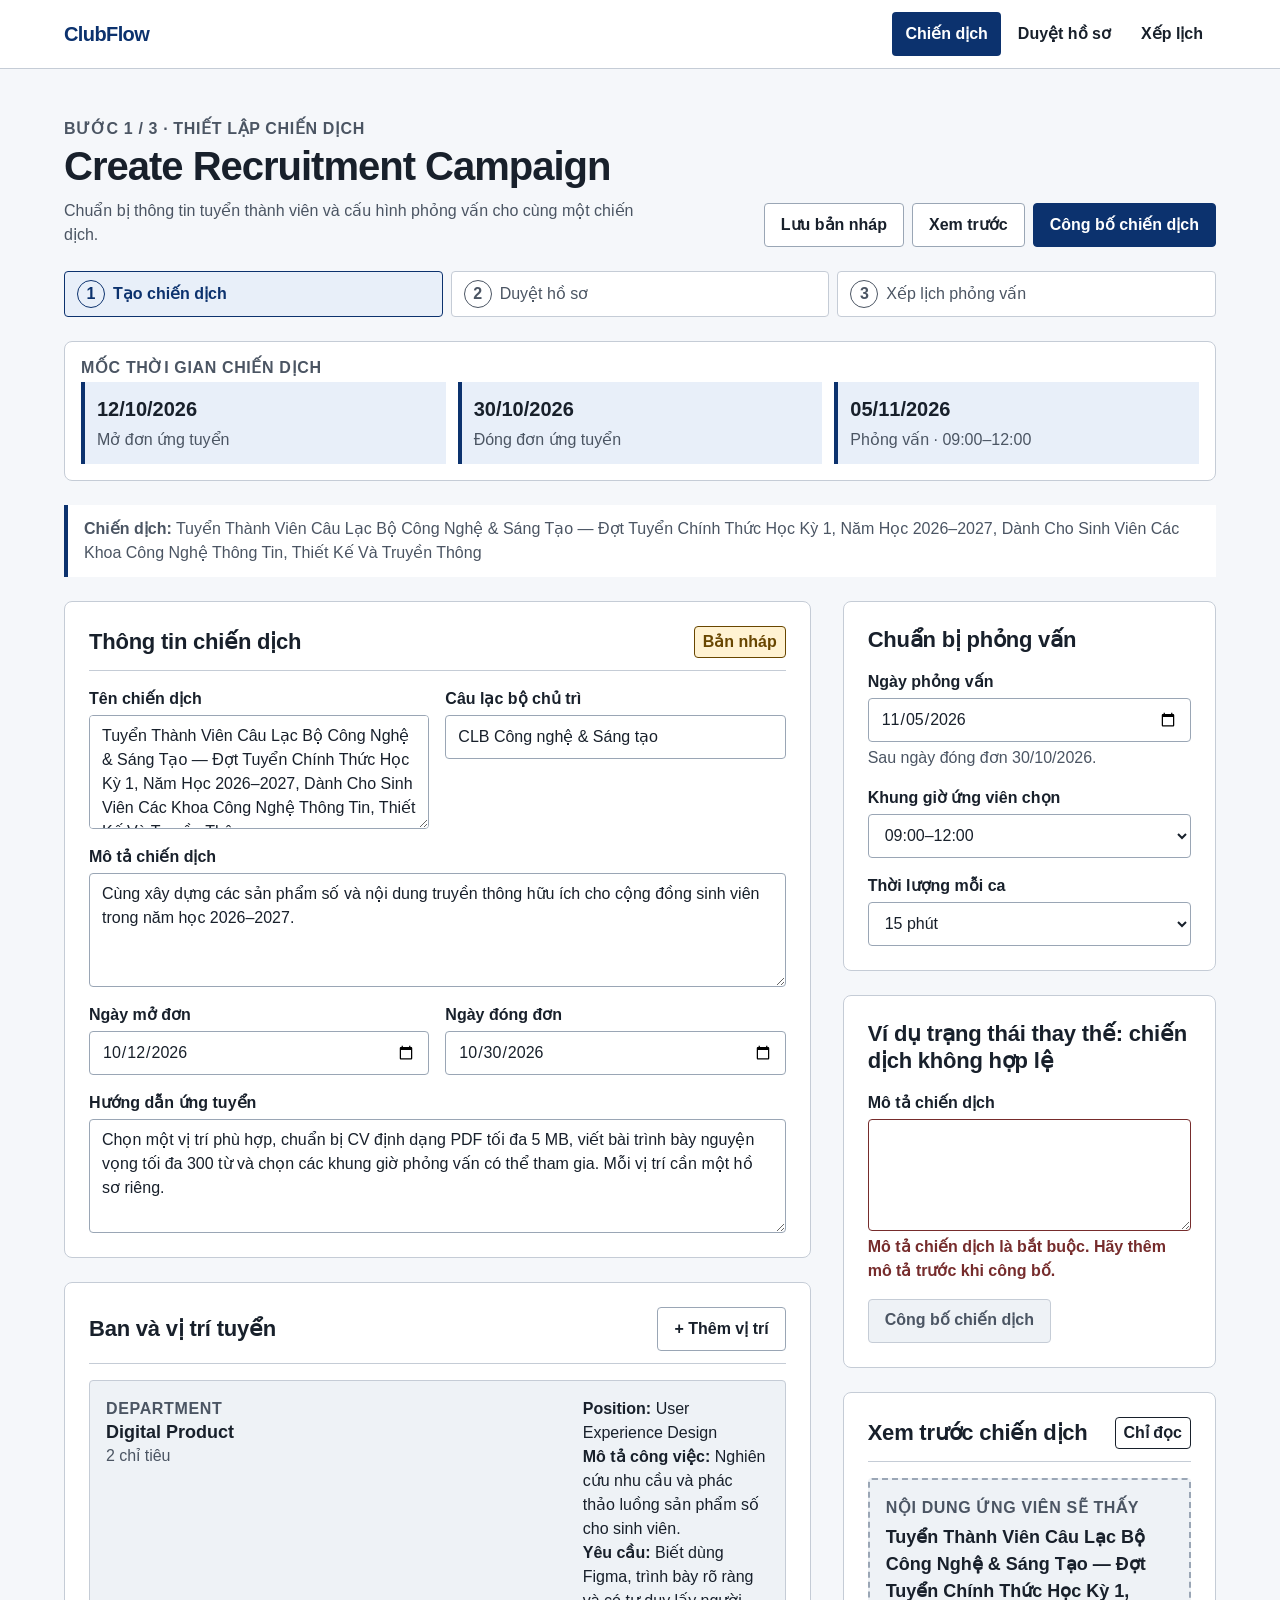
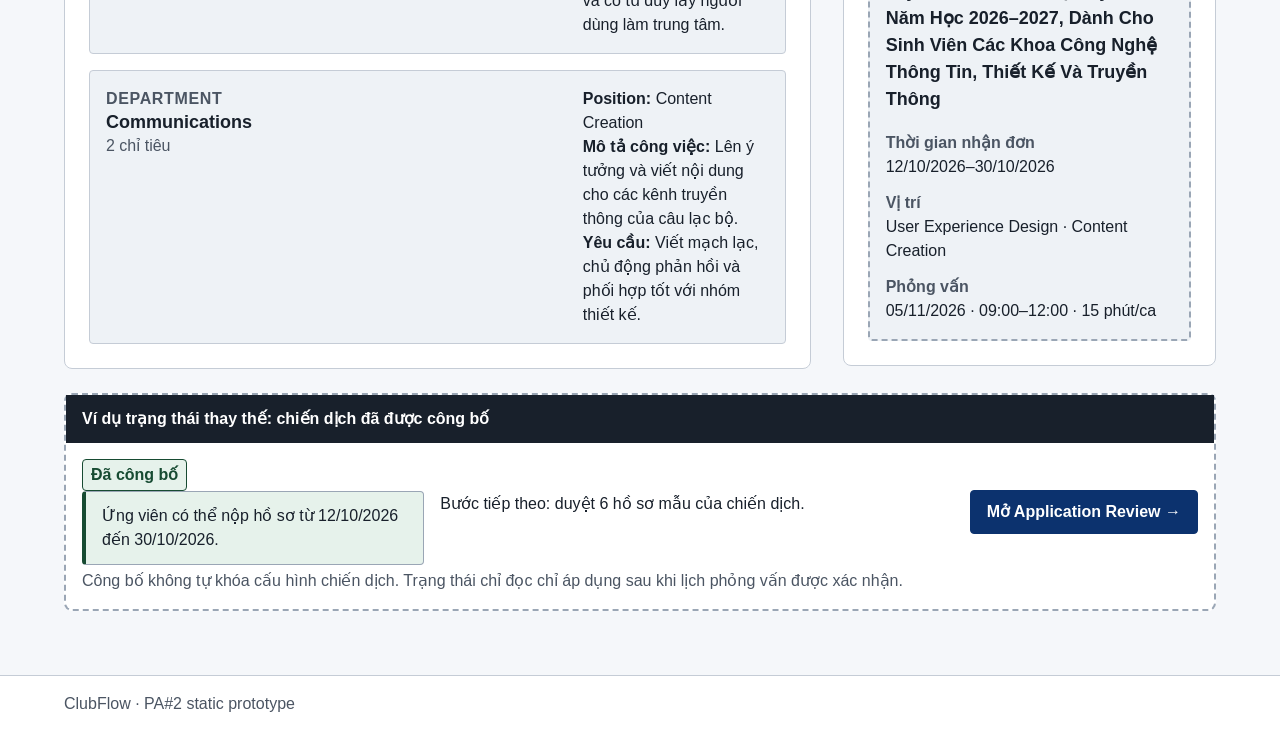
<file: index.html>
<!DOCTYPE html>
<html lang="vi">
  <head>
    <meta charset="UTF-8">
    <meta name="viewport" content="width=device-width, initial-scale=1.0">
    <title>Create Recruitment Campaign | ClubFlow</title>
    <link rel="stylesheet" href="assets/css/styles.css">
  </head>
  <body>
    <header class="site-header">
      <div class="container">
        <p class="site-name">ClubFlow</p>
        <nav aria-label="Điều hướng chính">
          <ul class="site-nav">
            <li><a href="index.html" aria-current="page">Chiến dịch</a></li>
            <li><a href="review.html">Duyệt hồ sơ</a></li>
            <li><a href="scheduling.html">Xếp lịch</a></li>
          </ul>
        </nav>
      </div>
    </header>

    <main class="container">
      <div class="page-heading">
        <div>
          <p class="eyebrow">Bước 1 / 3 · Thiết lập chiến dịch</p>
          <h1>Create Recruitment Campaign</h1>
          <p>Chuẩn bị thông tin tuyển thành viên và cấu hình phỏng vấn cho cùng một chiến dịch.</p>
        </div>
        <div class="button-row" role="group" aria-label="Thao tác chiến dịch">
          <button class="button button--secondary" type="button">Lưu bản nháp</button>
          <button class="button button--secondary" type="button">Xem trước</button>
          <button class="button" type="button">Công bố chiến dịch</button>
        </div>
      </div>

      <ol class="flow-steps" aria-label="Tiến trình tuyển thành viên">
        <li class="flow-step" aria-current="step"><span class="flow-step-number">1</span> Tạo chiến dịch</li>
        <li class="flow-step"><span class="flow-step-number">2</span> Duyệt hồ sơ</li>
        <li class="flow-step"><span class="flow-step-number">3</span> Xếp lịch phỏng vấn</li>
      </ol>

      <section class="timeline" aria-labelledby="campaign-timeline-title">
        <h2 id="campaign-timeline-title" class="section-kicker">Mốc thời gian chiến dịch</h2>
        <div class="timeline-grid">
          <div class="timeline-item">
            <strong>12/10/2026</strong>
            <span>Mở đơn ứng tuyển</span>
          </div>
          <div class="timeline-item">
            <strong>30/10/2026</strong>
            <span>Đóng đơn ứng tuyển</span>
          </div>
          <div class="timeline-item">
            <strong>05/11/2026</strong>
            <span>Phỏng vấn · 09:00–12:00</span>
          </div>
        </div>
      </section>

      <p class="campaign-context"><strong>Chiến dịch:</strong> Tuyển Thành Viên Câu Lạc Bộ Công Nghệ &amp; Sáng Tạo — Đợt Tuyển Chính Thức Học Kỳ 1, Năm Học 2026–2027, Dành Cho Sinh Viên Các Khoa Công Nghệ Thông Tin, Thiết Kế Và Truyền Thông</p>

      <div class="campaign-layout">
        <div class="stack stack--roomy">
          <section class="card" aria-labelledby="campaign-info-title">
            <div class="card-heading">
              <h2 id="campaign-info-title">Thông tin chiến dịch</h2>
              <span class="status-badge status-badge--pending">Bản nháp</span>
            </div>
            <div class="stack">
              <div class="field-grid">
                <div class="field">
                  <label for="campaign-name">Tên chiến dịch</label>
                  <textarea id="campaign-name" name="campaign-name" rows="4">Tuyển Thành Viên Câu Lạc Bộ Công Nghệ &amp; Sáng Tạo — Đợt Tuyển Chính Thức Học Kỳ 1, Năm Học 2026–2027, Dành Cho Sinh Viên Các Khoa Công Nghệ Thông Tin, Thiết Kế Và Truyền Thông</textarea>
                </div>
                <div class="field">
                  <label for="host-club">Câu lạc bộ chủ trì</label>
                  <input id="host-club" name="host-club" value="CLB Công nghệ &amp; Sáng tạo">
                </div>
              </div>
              <div class="field">
                <label for="campaign-description">Mô tả chiến dịch</label>
                <textarea id="campaign-description" name="campaign-description" rows="4">Cùng xây dựng các sản phẩm số và nội dung truyền thông hữu ích cho cộng đồng sinh viên trong năm học 2026–2027.</textarea>
              </div>
              <div class="field-grid">
                <div class="field">
                  <label for="opening-date">Ngày mở đơn</label>
                  <input id="opening-date" name="opening-date" type="date" value="2026-10-12">
                </div>
                <div class="field">
                  <label for="closing-date">Ngày đóng đơn</label>
                  <input id="closing-date" name="closing-date" type="date" value="2026-10-30">
                </div>
              </div>
              <div class="field">
                <label for="application-instructions">Hướng dẫn ứng tuyển</label>
                <textarea id="application-instructions" name="application-instructions" rows="4">Chọn một vị trí phù hợp, chuẩn bị CV định dạng PDF tối đa 5 MB, viết bài trình bày nguyện vọng tối đa 300 từ và chọn các khung giờ phỏng vấn có thể tham gia. Mỗi vị trí cần một hồ sơ riêng.</textarea>
              </div>
            </div>
          </section>

          <section class="card" aria-labelledby="positions-title">
            <div class="card-heading">
              <h2 id="positions-title">Ban và vị trí tuyển</h2>
              <button class="button button--secondary" type="button">+ Thêm vị trí</button>
            </div>
            <div class="stack">
              <article class="position-card">
                <div>
                  <p class="section-kicker">Department</p>
                  <h3>Digital Product</h3>
                  <p class="position-meta">2 chỉ tiêu</p>
                </div>
                <div>
                  <p><strong>Position:</strong> User Experience Design</p>
                  <p><strong>Mô tả công việc:</strong> Nghiên cứu nhu cầu và phác thảo luồng sản phẩm số cho sinh viên.</p>
                  <p><strong>Yêu cầu:</strong> Biết dùng Figma, trình bày rõ ràng và có tư duy lấy người dùng làm trung tâm.</p>
                </div>
              </article>
              <article class="position-card">
                <div>
                  <p class="section-kicker">Department</p>
                  <h3>Communications</h3>
                  <p class="position-meta">2 chỉ tiêu</p>
                </div>
                <div>
                  <p><strong>Position:</strong> Content Creation</p>
                  <p><strong>Mô tả công việc:</strong> Lên ý tưởng và viết nội dung cho các kênh truyền thông của câu lạc bộ.</p>
                  <p><strong>Yêu cầu:</strong> Viết mạch lạc, chủ động phản hồi và phối hợp tốt với nhóm thiết kế.</p>
                </div>
              </article>
            </div>
          </section>
        </div>

        <aside class="stack stack--roomy" aria-label="Chuẩn bị và xem trước chiến dịch">
          <section class="card" aria-labelledby="interview-setup-title">
            <h2 id="interview-setup-title">Chuẩn bị phỏng vấn</h2>
            <div class="stack">
              <div class="field">
                <label for="interview-date">Ngày phỏng vấn</label>
                <input id="interview-date" name="interview-date" type="date" value="2026-11-05">
                <p class="field-hint">Sau ngày đóng đơn 30/10/2026.</p>
              </div>
              <div class="field">
                <label for="interview-window">Khung giờ ứng viên chọn</label>
                <select id="interview-window" name="interview-window">
                  <option selected>09:00–12:00</option>
                  <option>13:00–17:00</option>
                </select>
              </div>
              <div class="field">
                <label for="slot-duration">Thời lượng mỗi ca</label>
                <select id="slot-duration" name="slot-duration">
                  <option selected>15 phút</option>
                  <option>20 phút</option>
                  <option>30 phút</option>
                </select>
              </div>
            </div>
          </section>

          <section class="card" aria-labelledby="validation-example-title">
            <h2 id="validation-example-title">Ví dụ trạng thái thay thế: chiến dịch không hợp lệ</h2>
            <div class="stack">
              <div class="field">
                <label for="invalid-campaign-description">Mô tả chiến dịch</label>
                <textarea id="invalid-campaign-description" name="invalid-campaign-description" rows="3" aria-invalid="true" aria-describedby="invalid-campaign-description-error"></textarea>
                <p class="field-error" id="invalid-campaign-description-error">Mô tả chiến dịch là bắt buộc. Hãy thêm mô tả trước khi công bố.</p>
              </div>
              <div class="button-row">
                <button class="button" id="invalid-campaign-publish" type="button" disabled aria-describedby="invalid-campaign-description-error">Công bố chiến dịch</button>
              </div>
            </div>
          </section>

          <section class="card" aria-labelledby="campaign-preview-title">
            <div class="card-heading">
              <h2 id="campaign-preview-title">Xem trước chiến dịch</h2>
              <span class="status-badge">Chỉ đọc</span>
            </div>
            <div class="preview-panel">
              <p class="section-kicker">Nội dung ứng viên sẽ thấy</p>
              <p class="preview-title">Tuyển Thành Viên Câu Lạc Bộ Công Nghệ &amp; Sáng Tạo — Đợt Tuyển Chính Thức Học Kỳ 1, Năm Học 2026–2027, Dành Cho Sinh Viên Các Khoa Công Nghệ Thông Tin, Thiết Kế Và Truyền Thông</p>
              <dl class="summary-list">
                <div><dt>Thời gian nhận đơn</dt><dd>12/10/2026–30/10/2026</dd></div>
                <div><dt>Vị trí</dt><dd>User Experience Design · Content Creation</dd></div>
                <div><dt>Phỏng vấn</dt><dd>05/11/2026 · 09:00–12:00 · 15 phút/ca</dd></div>
              </dl>
            </div>
          </section>
        </aside>
      </div>

      <details class="state-example" open>
        <summary>Ví dụ trạng thái thay thế: chiến dịch đã được công bố</summary>
        <div class="state-example-body">
          <div class="published-grid">
            <div>
              <span class="status-badge status-badge--confirmed">Đã công bố</span>
              <p class="alert alert--success">Ứng viên có thể nộp hồ sơ từ 12/10/2026 đến 30/10/2026.</p>
            </div>
            <p>Bước tiếp theo: duyệt 6 hồ sơ mẫu của chiến dịch.</p>
            <a class="button" href="review.html">Mở Application Review →</a>
          </div>
          <p class="field-hint">Công bố không tự khóa cấu hình chiến dịch. Trạng thái chỉ đọc chỉ áp dụng sau khi lịch phỏng vấn được xác nhận.</p>
        </div>
      </details>
    </main>

    <footer class="site-footer">
      <div class="container">ClubFlow · PA#2 static prototype</div>
    </footer>
  </body>
</html>
</file>
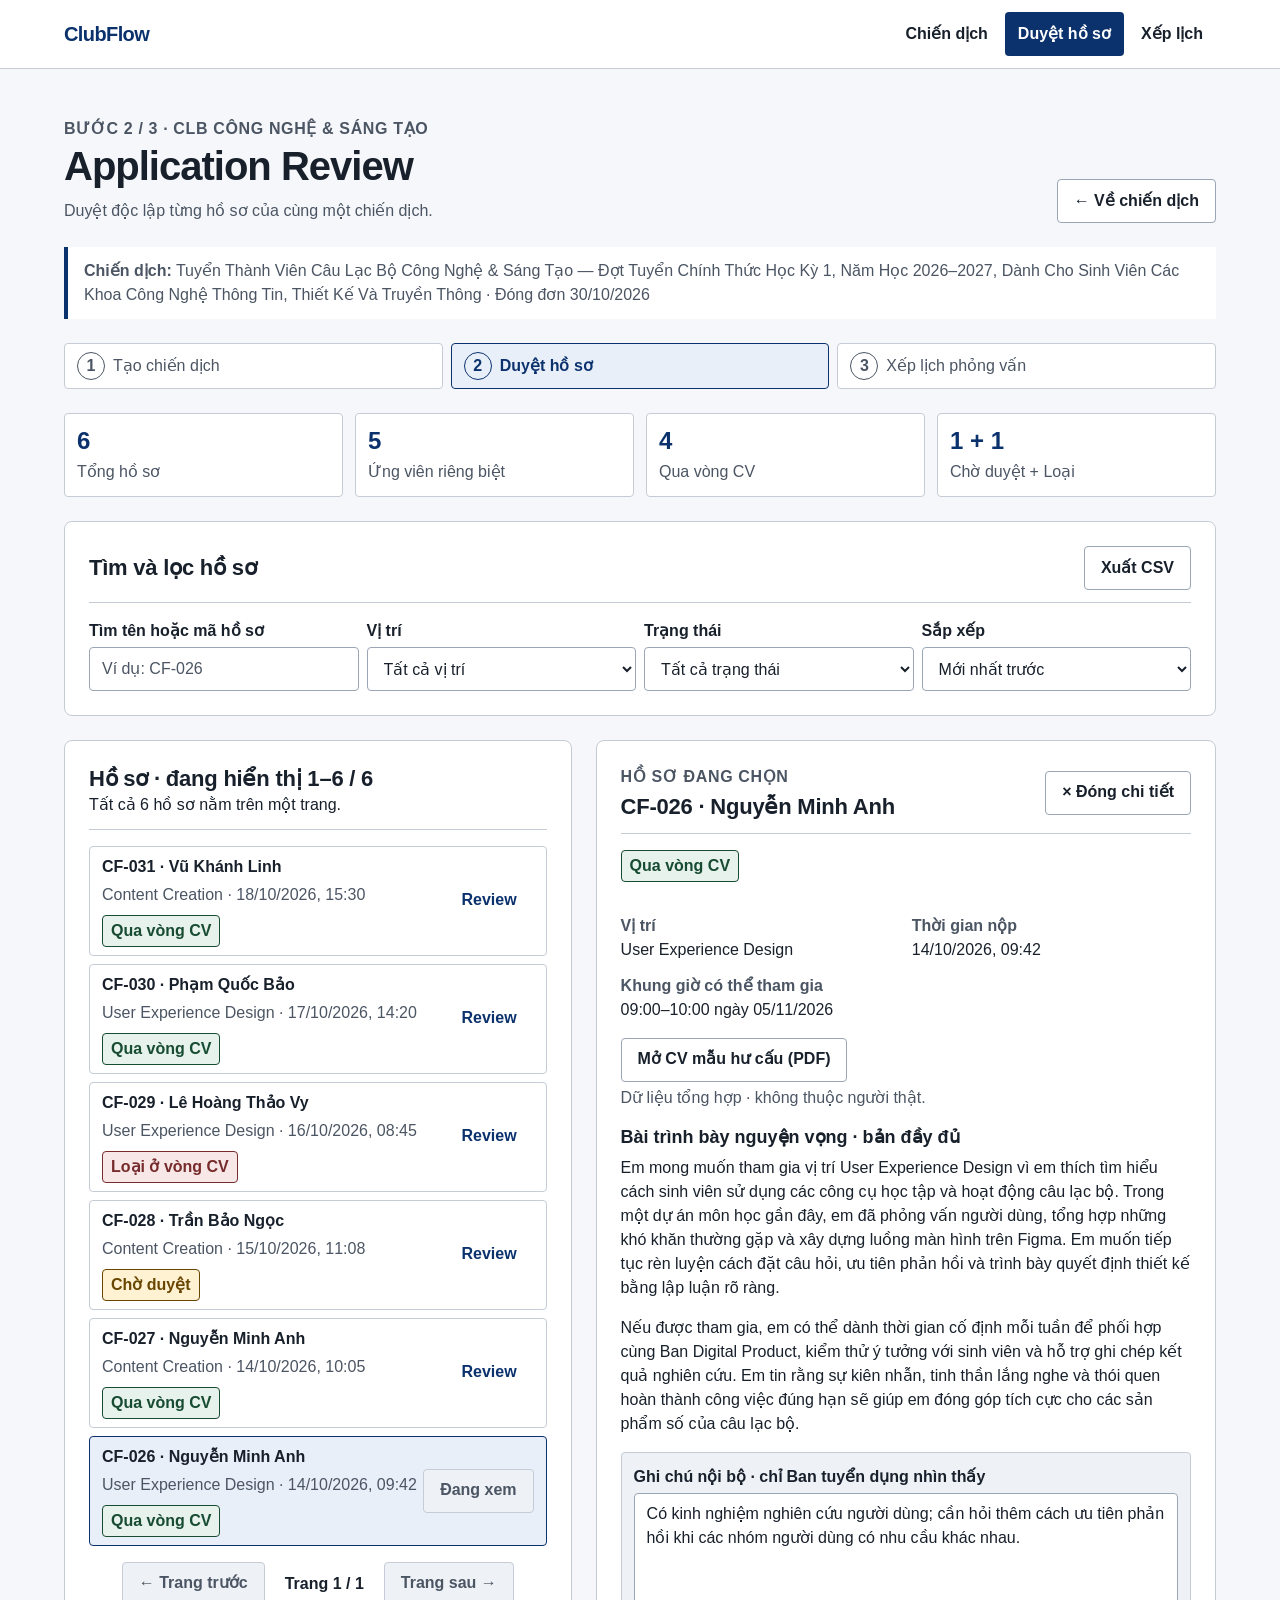
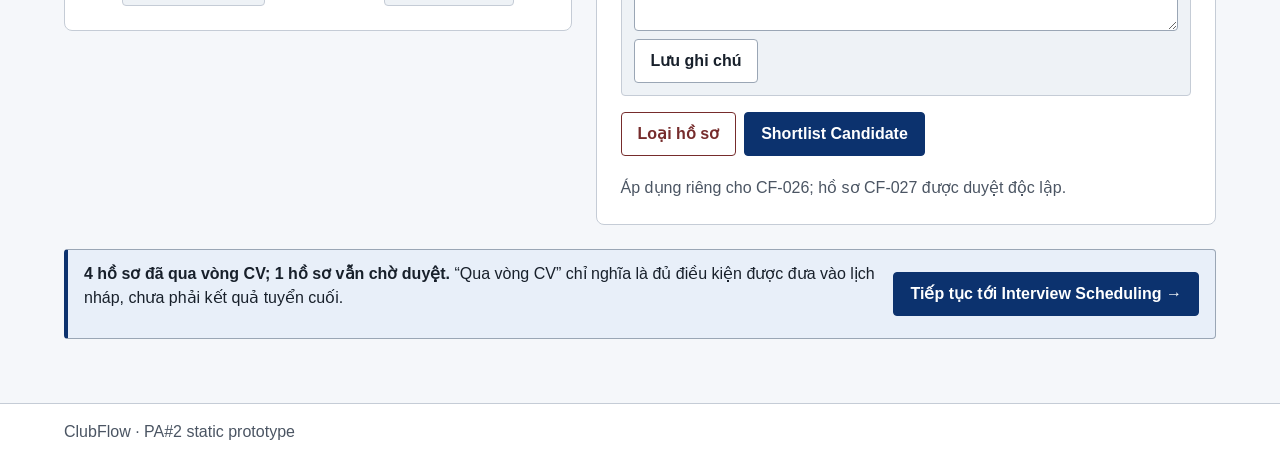
<file: review.html>
<!DOCTYPE html>
<html lang="vi">
  <head>
    <meta charset="UTF-8">
    <meta name="viewport" content="width=device-width, initial-scale=1.0">
    <title>Application Review | ClubFlow</title>
    <link rel="stylesheet" href="assets/css/styles.css">
  </head>
  <body>
    <header class="site-header">
      <div class="container">
        <p class="site-name">ClubFlow</p>
        <nav aria-label="Điều hướng chính">
          <ul class="site-nav">
            <li><a href="index.html">Chiến dịch</a></li>
            <li><a href="review.html" aria-current="page">Duyệt hồ sơ</a></li>
            <li><a href="scheduling.html">Xếp lịch</a></li>
          </ul>
        </nav>
      </div>
    </header>

    <main class="container">
      <div class="page-heading">
        <div>
          <p class="eyebrow">Bước 2 / 3 · CLB Công nghệ &amp; Sáng tạo</p>
          <h1>Application Review</h1>
          <p>Duyệt độc lập từng hồ sơ của cùng một chiến dịch.</p>
        </div>
        <a class="button button--secondary" href="index.html">← Về chiến dịch</a>
      </div>

      <p class="campaign-context"><strong>Chiến dịch:</strong> Tuyển Thành Viên Câu Lạc Bộ Công Nghệ &amp; Sáng Tạo — Đợt Tuyển Chính Thức Học Kỳ 1, Năm Học 2026–2027, Dành Cho Sinh Viên Các Khoa Công Nghệ Thông Tin, Thiết Kế Và Truyền Thông · Đóng đơn 30/10/2026</p>

      <ol class="flow-steps" aria-label="Tiến trình tuyển thành viên">
        <li class="flow-step"><span class="flow-step-number">1</span> Tạo chiến dịch</li>
        <li class="flow-step" aria-current="step"><span class="flow-step-number">2</span> Duyệt hồ sơ</li>
        <li class="flow-step"><span class="flow-step-number">3</span> Xếp lịch phỏng vấn</li>
      </ol>

      <section class="stack stack--roomy" aria-label="Thống kê và danh sách hồ sơ">
        <div class="stats-grid">
          <div class="stat-card">
            <span class="stat-value">6</span>
            <span class="stat-label">Tổng hồ sơ</span>
          </div>
          <div class="stat-card">
            <span class="stat-value">5</span>
            <span class="stat-label">Ứng viên riêng biệt</span>
          </div>
          <div class="stat-card">
            <span class="stat-value">4</span>
            <span class="stat-label">Qua vòng CV</span>
          </div>
          <div class="stat-card">
            <span class="stat-value">1 + 1</span>
            <span class="stat-label">Chờ duyệt + Loại</span>
          </div>
        </div>

        <section class="card" aria-labelledby="review-tools-title">
          <div class="card-heading">
            <h2 id="review-tools-title">Tìm và lọc hồ sơ</h2>
            <button class="button button--secondary" type="button">Xuất CSV</button>
          </div>
          <div class="toolbar">
            <div class="field">
              <label for="application-search">Tìm tên hoặc mã hồ sơ</label>
              <input id="application-search" name="application-search" type="search" placeholder="Ví dụ: CF-026">
            </div>
            <div class="field">
              <label for="position-filter">Vị trí</label>
              <select id="position-filter" name="position-filter">
                <option selected>Tất cả vị trí</option>
                <option>User Experience Design</option>
                <option>Content Creation</option>
              </select>
            </div>
            <div class="field">
              <label for="status-filter">Trạng thái</label>
              <select id="status-filter" name="status-filter">
                <option selected>Tất cả trạng thái</option>
                <option>Chờ duyệt</option>
                <option>Qua vòng CV</option>
                <option>Loại ở vòng CV</option>
              </select>
            </div>
            <div class="field">
              <label for="sort-order">Sắp xếp</label>
              <select id="sort-order" name="sort-order">
                <option selected>Mới nhất trước</option>
                <option>Cũ nhất trước</option>
              </select>
            </div>
          </div>
        </section>

        <div class="split-layout">
          <section class="card" aria-labelledby="application-list-title">
            <div class="card-heading">
              <div>
                <h2 id="application-list-title">Hồ sơ · đang hiển thị 1–6 / 6</h2>
                <p>Tất cả 6 hồ sơ nằm trên một trang.</p>
              </div>
            </div>
            <ul class="application-list">
              <li>
                <div class="application-list-item">
                  <div>
                    <strong>CF-031 · Vũ Khánh Linh</strong>
                    <span class="list-item-meta">Content Creation · 18/10/2026, 15:30</span>
                    <span class="status-badge status-badge--shortlisted">Qua vòng CV</span>
                  </div>
                  <button class="button button--quiet" type="button">Review</button>
                </div>
              </li>
              <li>
                <div class="application-list-item">
                  <div>
                    <strong>CF-030 · Phạm Quốc Bảo</strong>
                    <span class="list-item-meta">User Experience Design · 17/10/2026, 14:20</span>
                    <span class="status-badge status-badge--shortlisted">Qua vòng CV</span>
                  </div>
                  <button class="button button--quiet" type="button">Review</button>
                </div>
              </li>
              <li>
                <div class="application-list-item">
                  <div>
                    <strong>CF-029 · Lê Hoàng Thảo Vy</strong>
                    <span class="list-item-meta">User Experience Design · 16/10/2026, 08:45</span>
                    <span class="status-badge status-badge--rejected">Loại ở vòng CV</span>
                  </div>
                  <button class="button button--quiet" type="button">Review</button>
                </div>
              </li>
              <li>
                <div class="application-list-item">
                  <div>
                    <strong>CF-028 · Trần Bảo Ngọc</strong>
                    <span class="list-item-meta">Content Creation · 15/10/2026, 11:08</span>
                    <span class="status-badge status-badge--pending">Chờ duyệt</span>
                  </div>
                  <button class="button button--quiet" type="button">Review</button>
                </div>
              </li>
              <li>
                <div class="application-list-item">
                  <div>
                    <strong>CF-027 · Nguyễn Minh Anh</strong>
                    <span class="list-item-meta">Content Creation · 14/10/2026, 10:05</span>
                    <span class="status-badge status-badge--shortlisted">Qua vòng CV</span>
                  </div>
                  <button class="button button--quiet" type="button">Review</button>
                </div>
              </li>
              <li>
                <div class="application-list-item" aria-current="true">
                  <div>
                    <strong>CF-026 · Nguyễn Minh Anh</strong>
                    <span class="list-item-meta">User Experience Design · 14/10/2026, 09:42</span>
                    <span class="status-badge status-badge--shortlisted">Qua vòng CV</span>
                  </div>
                  <button class="button button--quiet" type="button" disabled>Đang xem</button>
                </div>
              </li>
            </ul>
            <nav class="pagination" aria-label="Phân trang hồ sơ">
              <button class="button button--secondary" type="button" disabled>← Trang trước</button>
              <span class="pagination-status" aria-current="page">Trang 1 / 1</span>
              <button class="button button--secondary" type="button" disabled>Trang sau →</button>
            </nav>
          </section>

          <article class="card" aria-labelledby="application-detail-title">
            <div class="card-heading">
              <div>
                <p class="section-kicker">Hồ sơ đang chọn</p>
                <h2 id="application-detail-title">CF-026 · Nguyễn Minh Anh</h2>
              </div>
              <button class="button button--secondary" type="button">× Đóng chi tiết</button>
            </div>
            <div class="stack">
              <p><span class="status-badge status-badge--shortlisted">Qua vòng CV</span></p>
              <dl class="summary-list summary-list--columns">
                <div><dt>Vị trí</dt><dd>User Experience Design</dd></div>
                <div><dt>Thời gian nộp</dt><dd>14/10/2026, 09:42</dd></div>
                <div><dt>Khung giờ có thể tham gia</dt><dd>09:00–10:00 ngày 05/11/2026</dd></div>
              </dl>

              <div>
                <a class="button button--secondary" href="assets/documents/CF-026-fictional-sample-cv.pdf">Mở CV mẫu hư cấu (PDF)</a>
                <p class="field-hint">Dữ liệu tổng hợp · không thuộc người thật.</p>
              </div>

              <section aria-labelledby="sop-title">
                <h3 id="sop-title">Bài trình bày nguyện vọng · bản đầy đủ</h3>
                <p>Em mong muốn tham gia vị trí User Experience Design vì em thích tìm hiểu cách sinh viên sử dụng các công cụ học tập và hoạt động câu lạc bộ. Trong một dự án môn học gần đây, em đã phỏng vấn người dùng, tổng hợp những khó khăn thường gặp và xây dựng luồng màn hình trên Figma. Em muốn tiếp tục rèn luyện cách đặt câu hỏi, ưu tiên phản hồi và trình bày quyết định thiết kế bằng lập luận rõ ràng.</p>
                <p>Nếu được tham gia, em có thể dành thời gian cố định mỗi tuần để phối hợp cùng Ban Digital Product, kiểm thử ý tưởng với sinh viên và hỗ trợ ghi chép kết quả nghiên cứu. Em tin rằng sự kiên nhẫn, tinh thần lắng nghe và thói quen hoàn thành công việc đúng hạn sẽ giúp em đóng góp tích cực cho các sản phẩm số của câu lạc bộ.</p>
              </section>

              <div class="field note-private">
                <label for="internal-note">Ghi chú nội bộ · chỉ Ban tuyển dụng nhìn thấy</label>
                <textarea id="internal-note" name="internal-note" rows="5">Có kinh nghiệm nghiên cứu người dùng; cần hỏi thêm cách ưu tiên phản hồi khi các nhóm người dùng có nhu cầu khác nhau.</textarea>
                <button class="button button--secondary" type="button">Lưu ghi chú</button>
              </div>

              <div class="button-row" role="group" aria-label="Quyết định hồ sơ">
                <button class="button button--danger" type="button">Loại hồ sơ</button>
                <button class="button" type="button">Shortlist Candidate</button>
              </div>
              <p class="field-hint">Áp dụng riêng cho CF-026; hồ sơ CF-027 được duyệt độc lập.</p>
            </div>
          </article>
        </div>

        <div class="alert alert--info flow-callout">
          <p><strong>4 hồ sơ đã qua vòng CV; 1 hồ sơ vẫn chờ duyệt.</strong> “Qua vòng CV” chỉ nghĩa là đủ điều kiện được đưa vào lịch nháp, chưa phải kết quả tuyển cuối.</p>
          <a class="button" href="scheduling.html">Tiếp tục tới Interview Scheduling →</a>
        </div>
      </section>
    </main>

    <footer class="site-footer">
      <div class="container">ClubFlow · PA#2 static prototype</div>
    </footer>
  </body>
</html>
</file>
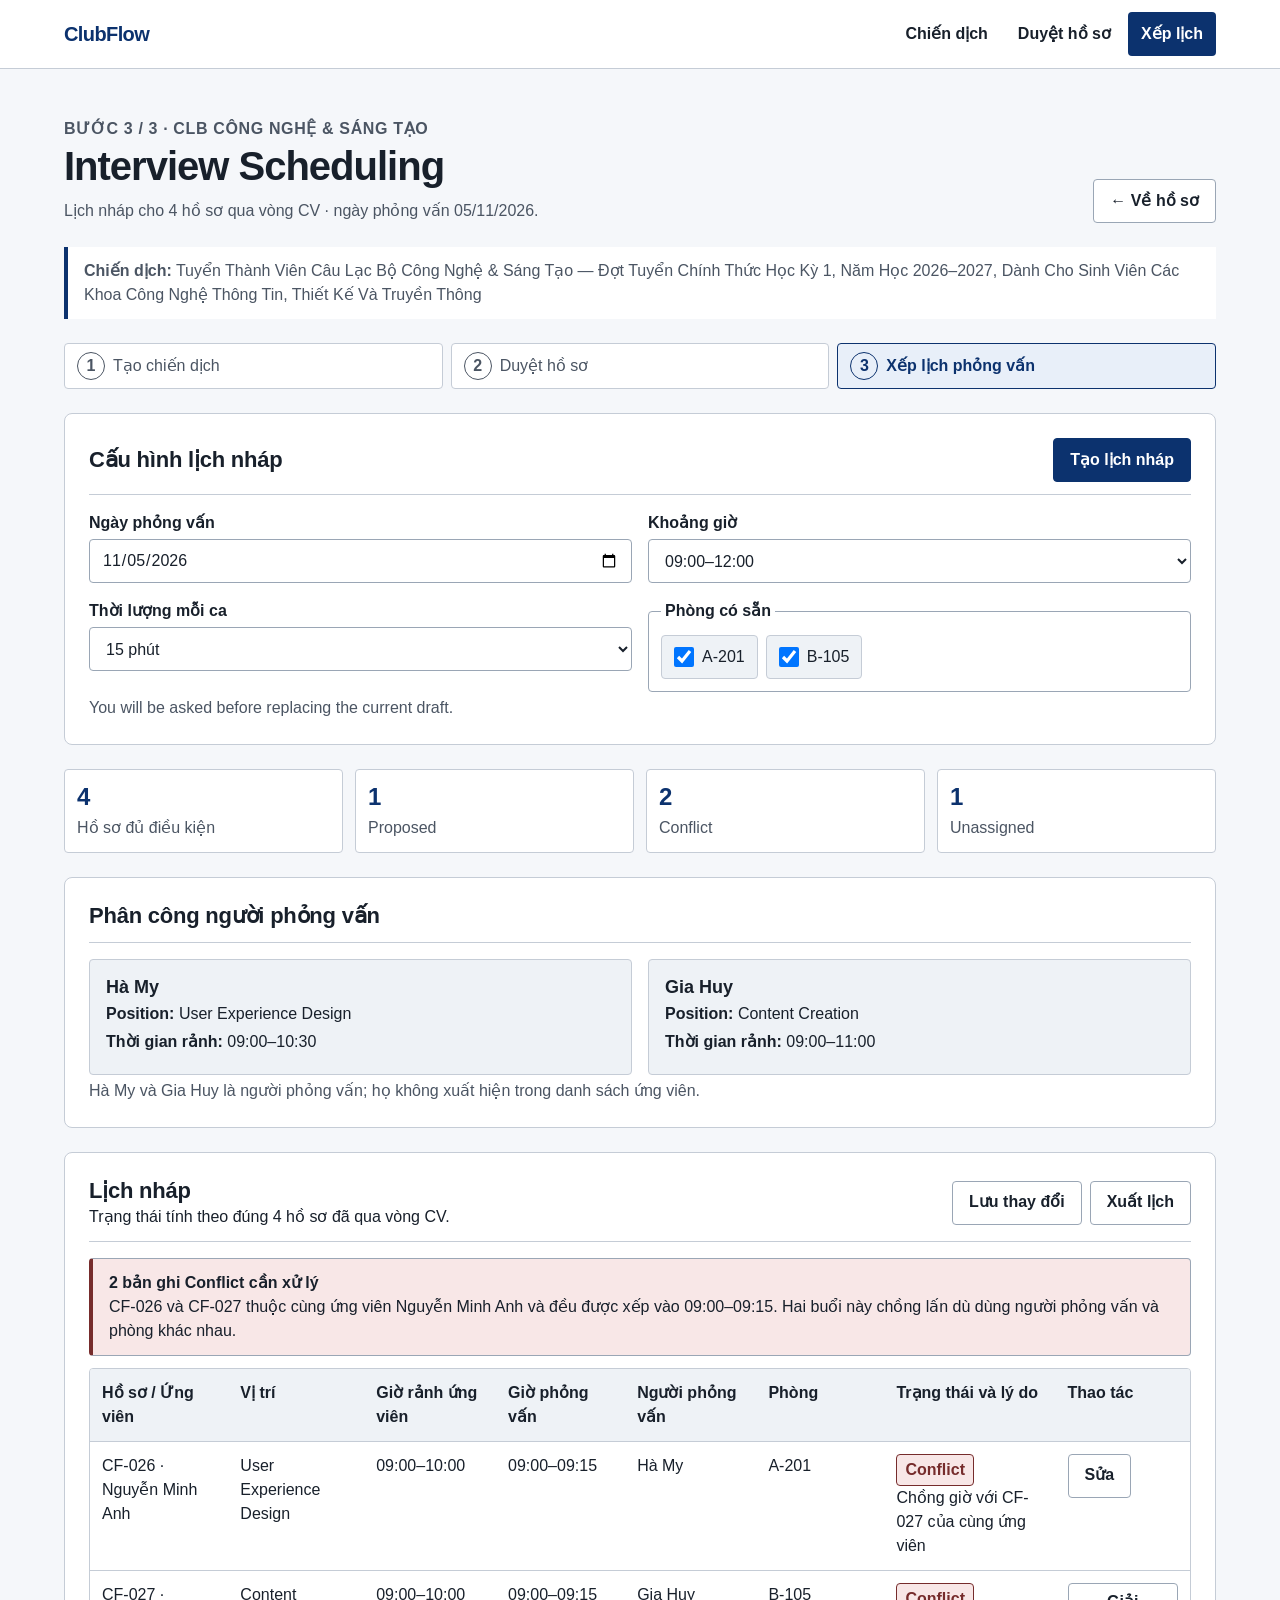
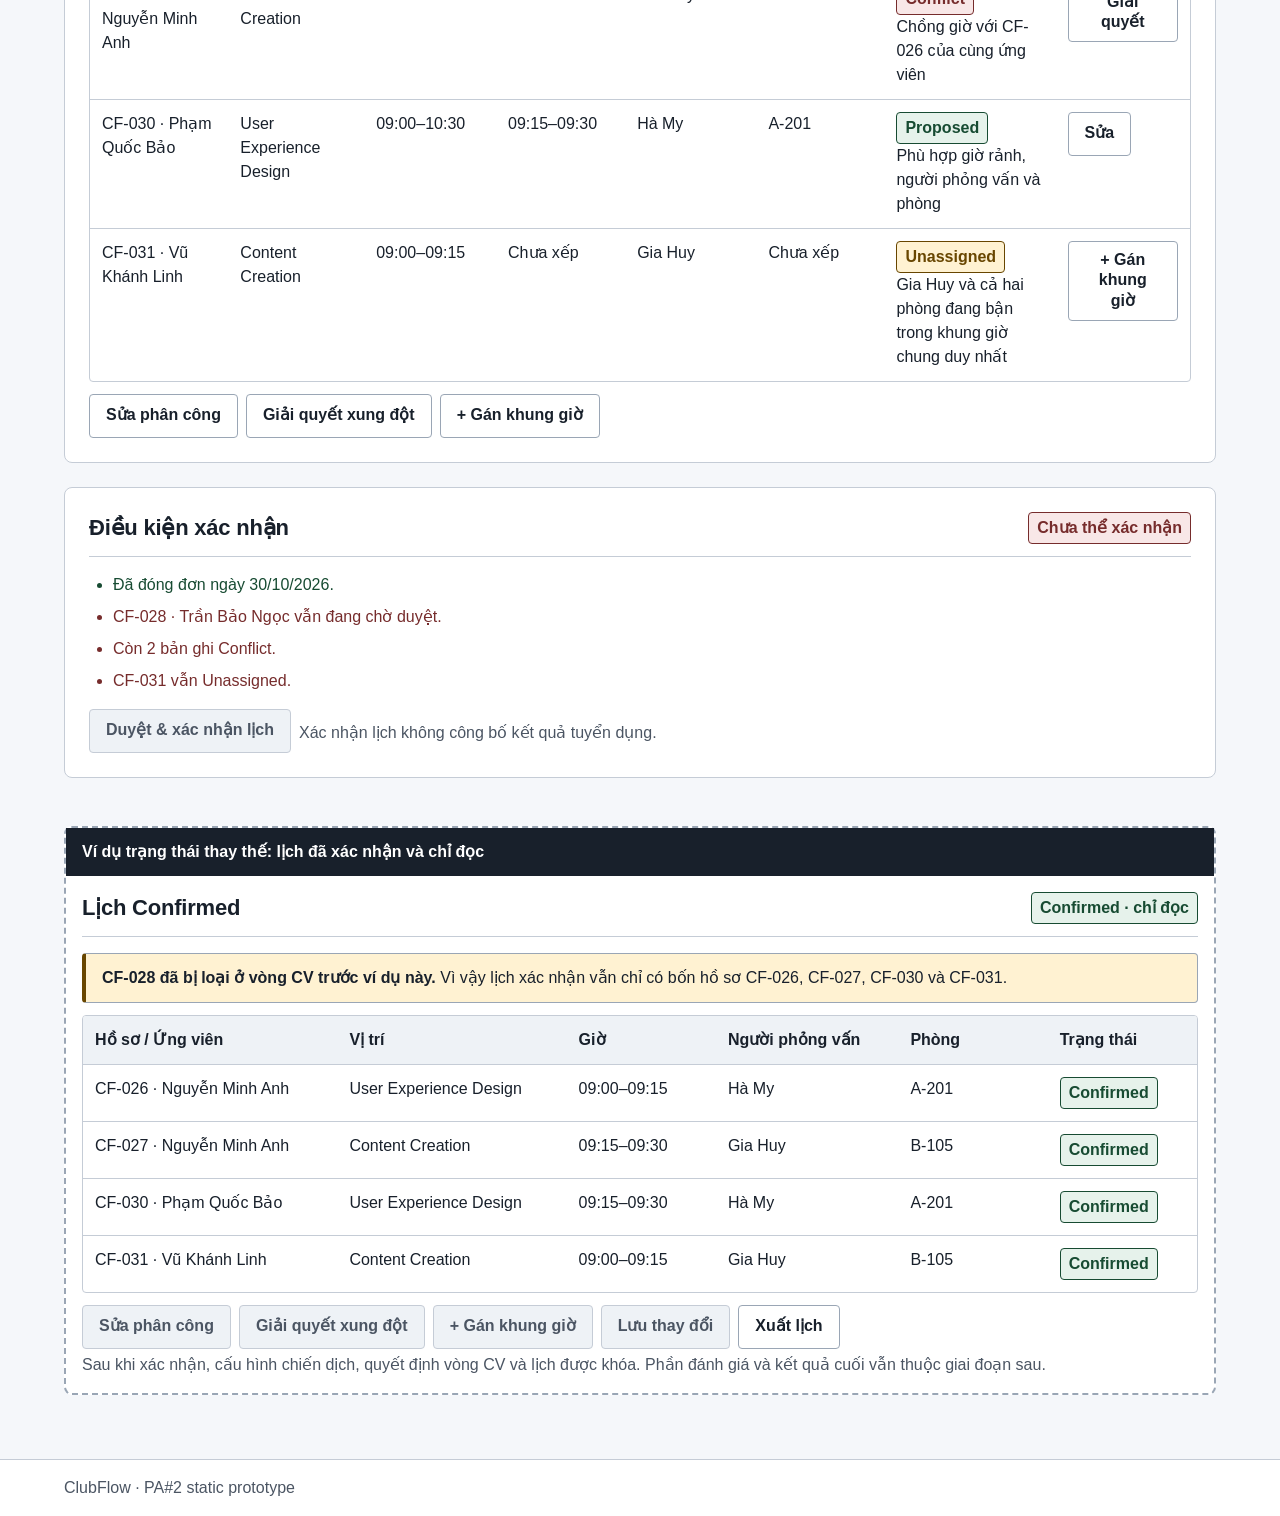
<file: scheduling.html>
<!DOCTYPE html>
<html lang="vi">
  <head>
    <meta charset="UTF-8">
    <meta name="viewport" content="width=device-width, initial-scale=1.0">
    <title>Interview Scheduling | ClubFlow</title>
    <link rel="stylesheet" href="assets/css/styles.css">
  </head>
  <body>
    <header class="site-header">
      <div class="container">
        <p class="site-name">ClubFlow</p>
        <nav aria-label="Điều hướng chính">
          <ul class="site-nav">
            <li><a href="index.html">Chiến dịch</a></li>
            <li><a href="review.html">Duyệt hồ sơ</a></li>
            <li><a href="scheduling.html" aria-current="page">Xếp lịch</a></li>
          </ul>
        </nav>
      </div>
    </header>

    <main class="container">
      <div class="page-heading">
        <div>
          <p class="eyebrow">Bước 3 / 3 · CLB Công nghệ &amp; Sáng tạo</p>
          <h1>Interview Scheduling</h1>
          <p>Lịch nháp cho 4 hồ sơ qua vòng CV · ngày phỏng vấn 05/11/2026.</p>
        </div>
        <a class="button button--secondary" href="review.html">← Về hồ sơ</a>
      </div>

      <p class="campaign-context"><strong>Chiến dịch:</strong> Tuyển Thành Viên Câu Lạc Bộ Công Nghệ &amp; Sáng Tạo — Đợt Tuyển Chính Thức Học Kỳ 1, Năm Học 2026–2027, Dành Cho Sinh Viên Các Khoa Công Nghệ Thông Tin, Thiết Kế Và Truyền Thông</p>

      <ol class="flow-steps" aria-label="Tiến trình tuyển thành viên">
        <li class="flow-step"><span class="flow-step-number">1</span> Tạo chiến dịch</li>
        <li class="flow-step"><span class="flow-step-number">2</span> Duyệt hồ sơ</li>
        <li class="flow-step" aria-current="step"><span class="flow-step-number">3</span> Xếp lịch phỏng vấn</li>
      </ol>

      <div class="stack stack--roomy">
        <section class="card" aria-labelledby="schedule-settings-title">
          <div class="card-heading">
            <h2 id="schedule-settings-title">Cấu hình lịch nháp</h2>
            <button class="button" type="button">Tạo lịch nháp</button>
          </div>
          <div class="schedule-settings-grid">
            <div class="field">
              <label for="schedule-date">Ngày phỏng vấn</label>
              <input id="schedule-date" name="schedule-date" type="date" value="2026-11-05">
            </div>
            <div class="field">
              <label for="schedule-window">Khoảng giờ</label>
              <select id="schedule-window" name="schedule-window">
                <option selected>09:00–12:00</option>
              </select>
            </div>
            <div class="field">
              <label for="schedule-duration">Thời lượng mỗi ca</label>
              <select id="schedule-duration" name="schedule-duration">
                <option selected>15 phút</option>
                <option>20 phút</option>
                <option>30 phút</option>
              </select>
            </div>
            <fieldset class="choice-group">
              <legend>Phòng có sẵn</legend>
              <div class="choice-options">
                <label><input type="checkbox" name="rooms" value="A-201" checked> A-201</label>
                <label><input type="checkbox" name="rooms" value="B-105" checked> B-105</label>
              </div>
            </fieldset>
          </div>
          <p class="field-hint">You will be asked before replacing the current draft.</p>
        </section>

        <section aria-label="Tổng quan trạng thái lịch">
          <div class="stats-grid">
            <div class="stat-card">
              <span class="stat-value">4</span>
              <span class="stat-label">Hồ sơ đủ điều kiện</span>
            </div>
            <div class="stat-card">
              <span class="stat-value">1</span>
              <span class="stat-label">Proposed</span>
            </div>
            <div class="stat-card">
              <span class="stat-value">2</span>
              <span class="stat-label">Conflict</span>
            </div>
            <div class="stat-card">
              <span class="stat-value">1</span>
              <span class="stat-label">Unassigned</span>
            </div>
          </div>
        </section>

        <section class="card" aria-labelledby="availability-title">
          <div class="card-heading">
            <h2 id="availability-title">Phân công người phỏng vấn</h2>
          </div>
          <div class="assignment-grid">
            <article class="assignment-card">
              <h3>Hà My</h3>
              <p><strong>Position:</strong> User Experience Design</p>
              <p><strong>Thời gian rảnh:</strong> 09:00–10:30</p>
            </article>
            <article class="assignment-card">
              <h3>Gia Huy</h3>
              <p><strong>Position:</strong> Content Creation</p>
              <p><strong>Thời gian rảnh:</strong> 09:00–11:00</p>
            </article>
          </div>
          <p class="field-hint">Hà My và Gia Huy là người phỏng vấn; họ không xuất hiện trong danh sách ứng viên.</p>
        </section>

        <section class="card" aria-labelledby="draft-table-title">
          <div class="card-heading">
            <div>
              <h2 id="draft-table-title">Lịch nháp</h2>
              <p>Trạng thái tính theo đúng 4 hồ sơ đã qua vòng CV.</p>
            </div>
            <div class="button-row">
              <button class="button button--secondary" type="button">Lưu thay đổi</button>
              <button class="button button--secondary" type="button">Xuất lịch</button>
            </div>
          </div>

          <div class="alert alert--error">
            <strong>2 bản ghi Conflict cần xử lý</strong>
            <p>CF-026 và CF-027 thuộc cùng ứng viên Nguyễn Minh Anh và đều được xếp vào 09:00–09:15. Hai buổi này chồng lấn dù dùng người phỏng vấn và phòng khác nhau.</p>
          </div>
          <div class="table-wrap" role="region" aria-label="Bảng lịch nháp, có thể cuộn ngang trên màn hình nhỏ" tabindex="0">
            <table>
              <thead>
                <tr>
                  <th scope="col">Hồ sơ / Ứng viên</th>
                  <th scope="col">Vị trí</th>
                  <th scope="col">Giờ rảnh ứng viên</th>
                  <th scope="col">Giờ phỏng vấn</th>
                  <th scope="col">Người phỏng vấn</th>
                  <th scope="col">Phòng</th>
                  <th scope="col">Trạng thái và lý do</th>
                  <th scope="col">Thao tác</th>
                </tr>
              </thead>
              <tbody>
                <tr>
                  <td>CF-026 · Nguyễn Minh Anh</td>
                  <td>User Experience Design</td>
                  <td>09:00–10:00</td>
                  <td>09:00–09:15</td>
                  <td>Hà My</td>
                  <td>A-201</td>
                  <td><span class="status-badge status-badge--conflict">Conflict</span><br>Chồng giờ với CF-027 của cùng ứng viên</td>
                  <td><button class="button button--secondary" type="button">Sửa</button></td>
                </tr>
                <tr>
                  <td>CF-027 · Nguyễn Minh Anh</td>
                  <td>Content Creation</td>
                  <td>09:00–10:00</td>
                  <td>09:00–09:15</td>
                  <td>Gia Huy</td>
                  <td>B-105</td>
                  <td><span class="status-badge status-badge--conflict">Conflict</span><br>Chồng giờ với CF-026 của cùng ứng viên</td>
                  <td><button class="button button--secondary" type="button">Giải quyết</button></td>
                </tr>
                <tr>
                  <td>CF-030 · Phạm Quốc Bảo</td>
                  <td>User Experience Design</td>
                  <td>09:00–10:30</td>
                  <td>09:15–09:30</td>
                  <td>Hà My</td>
                  <td>A-201</td>
                  <td><span class="status-badge status-badge--proposed">Proposed</span><br>Phù hợp giờ rảnh, người phỏng vấn và phòng</td>
                  <td><button class="button button--secondary" type="button">Sửa</button></td>
                </tr>
                <tr>
                  <td>CF-031 · Vũ Khánh Linh</td>
                  <td>Content Creation</td>
                  <td>09:00–09:15</td>
                  <td>Chưa xếp</td>
                  <td>Gia Huy</td>
                  <td>Chưa xếp</td>
                  <td><span class="status-badge status-badge--unassigned">Unassigned</span><br>Gia Huy và cả hai phòng đang bận trong khung giờ chung duy nhất</td>
                  <td><button class="button button--secondary" type="button">+ Gán khung giờ</button></td>
                </tr>
              </tbody>
            </table>
          </div>
          <div class="action-row">
            <button class="button button--secondary" type="button">Sửa phân công</button>
            <button class="button button--secondary" type="button">Giải quyết xung đột</button>
            <button class="button button--secondary" type="button">+ Gán khung giờ</button>
          </div>
        </section>

        <section class="card" aria-labelledby="confirmation-title">
          <div class="card-heading">
            <h2 id="confirmation-title">Điều kiện xác nhận</h2>
            <span class="status-badge status-badge--conflict">Chưa thể xác nhận</span>
          </div>
          <ul class="requirement-list">
            <li class="requirement-met">Đã đóng đơn ngày 30/10/2026.</li>
            <li class="requirement-failed">CF-028 · Trần Bảo Ngọc vẫn đang chờ duyệt.</li>
            <li class="requirement-failed">Còn 2 bản ghi Conflict.</li>
            <li class="requirement-failed">CF-031 vẫn Unassigned.</li>
          </ul>
          <div class="action-row">
            <button class="button" type="button" disabled>Duyệt &amp; xác nhận lịch</button>
            <p class="field-hint">Xác nhận lịch không công bố kết quả tuyển dụng.</p>
          </div>
        </section>

        <details class="state-example" open>
          <summary>Ví dụ trạng thái thay thế: lịch đã xác nhận và chỉ đọc</summary>
          <div class="state-example-body">
            <div class="card-heading">
              <h2>Lịch Confirmed</h2>
              <span class="status-badge status-badge--confirmed">Confirmed · chỉ đọc</span>
            </div>
            <div class="alert alert--warning">
              <p><strong>CF-028 đã bị loại ở vòng CV trước ví dụ này.</strong> Vì vậy lịch xác nhận vẫn chỉ có bốn hồ sơ CF-026, CF-027, CF-030 và CF-031.</p>
            </div>
            <div class="table-wrap" role="region" aria-label="Ví dụ bảng lịch đã xác nhận, có thể cuộn ngang trên màn hình nhỏ" tabindex="0">
              <table>
                <thead>
                  <tr>
                    <th scope="col">Hồ sơ / Ứng viên</th>
                    <th scope="col">Vị trí</th>
                    <th scope="col">Giờ</th>
                    <th scope="col">Người phỏng vấn</th>
                    <th scope="col">Phòng</th>
                    <th scope="col">Trạng thái</th>
                  </tr>
                </thead>
                <tbody>
                  <tr>
                    <td>CF-026 · Nguyễn Minh Anh</td>
                    <td>User Experience Design</td>
                    <td>09:00–09:15</td>
                    <td>Hà My</td>
                    <td>A-201</td>
                    <td><span class="status-badge status-badge--confirmed">Confirmed</span></td>
                  </tr>
                  <tr>
                    <td>CF-027 · Nguyễn Minh Anh</td>
                    <td>Content Creation</td>
                    <td>09:15–09:30</td>
                    <td>Gia Huy</td>
                    <td>B-105</td>
                    <td><span class="status-badge status-badge--confirmed">Confirmed</span></td>
                  </tr>
                  <tr>
                    <td>CF-030 · Phạm Quốc Bảo</td>
                    <td>User Experience Design</td>
                    <td>09:15–09:30</td>
                    <td>Hà My</td>
                    <td>A-201</td>
                    <td><span class="status-badge status-badge--confirmed">Confirmed</span></td>
                  </tr>
                  <tr>
                    <td>CF-031 · Vũ Khánh Linh</td>
                    <td>Content Creation</td>
                    <td>09:00–09:15</td>
                    <td>Gia Huy</td>
                    <td>B-105</td>
                    <td><span class="status-badge status-badge--confirmed">Confirmed</span></td>
                  </tr>
                </tbody>
              </table>
            </div>
            <div class="action-row">
              <button class="button button--secondary" type="button" disabled>Sửa phân công</button>
              <button class="button button--secondary" type="button" disabled>Giải quyết xung đột</button>
              <button class="button button--secondary" type="button" disabled>+ Gán khung giờ</button>
              <button class="button button--secondary" type="button" disabled>Lưu thay đổi</button>
              <button class="button button--secondary" type="button">Xuất lịch</button>
            </div>
            <p class="field-hint">Sau khi xác nhận, cấu hình chiến dịch, quyết định vòng CV và lịch được khóa. Phần đánh giá và kết quả cuối vẫn thuộc giai đoạn sau.</p>
          </div>
        </details>
      </div>
    </main>

    <footer class="site-footer">
      <div class="container">ClubFlow · PA#2 static prototype</div>
    </footer>
  </body>
</html>
</file>
<file: assets/css/styles.css>
:root {
  color-scheme: light;
  --space-1: 0.25rem;
  --space-2: 0.5rem;
  --space-3: 0.75rem;
  --space-4: 1rem;
  --space-6: 1.5rem;
  --space-8: 2rem;
  --space-12: 3rem;
  --space-16: 4rem;

  --color-page: #f5f7fa;
  --color-surface: #ffffff;
  --color-surface-subtle: #eef2f6;
  --color-text: #18202b;
  --color-muted: #4b5563;
  --color-border: #c5ccd6;
  --color-border-strong: #9aa6b5;
  --color-brand: #164ea3;
  --color-brand-strong: #0c326e;
  --color-brand-hover: #071f48;
  --color-brand-soft: #e8eff9;
  --color-selection: #dce7f5;
  --color-focus: #8a3000;
  --color-success-text: #174b32;
  --color-success-surface: #e6f2eb;
  --color-warning-text: #684600;
  --color-warning-surface: #fff2d2;
  --color-danger-text: #762c2c;
  --color-danger-surface: #f8e7e7;

  --font-sans: Inter, "Segoe UI", Roboto, Helvetica, Arial, sans-serif;
  --radius-control: 0.25rem;
  --radius-card: 0.5rem;
  --content-width: 72rem;
}

*,
*::before,
*::after {
  box-sizing: border-box;
}

html {
  min-width: 320px;
  background: var(--color-page);
  color: var(--color-text);
  font-family: var(--font-sans);
  font-size: 100%;
  line-height: 1.5;
  text-size-adjust: 100%;
}

body {
  min-height: 100vh;
  margin: 0;
  background: var(--color-page);
  font-size: 1rem;
}

img,
svg {
  display: block;
  max-width: 100%;
  height: auto;
}

button,
input,
select,
textarea {
  font: inherit;
}

button {
  color: inherit;
}

a {
  color: var(--color-brand);
  text-underline-offset: 0.16em;
}

a:hover {
  color: var(--color-brand-strong);
}

:focus-visible {
  outline: 3px solid var(--color-focus);
  outline-offset: 3px;
}

::selection {
  color: var(--color-text);
  background: var(--color-selection);
}

h1,
h2,
h3,
p,
ul,
ol {
  margin-top: 0;
}

h1,
h2,
h3,
p,
li,
a,
button,
label,
td,
th,
span {
  overflow-wrap: anywhere;
}

h1,
h2,
h3 {
  color: var(--color-text);
  line-height: 1.25;
}

h1 {
  margin-bottom: var(--space-2);
  font-size: clamp(1.75rem, 5vw, 2.5rem);
  letter-spacing: -0.025em;
}

h2 {
  margin-bottom: var(--space-4);
  font-size: 1.375rem;
  letter-spacing: -0.01em;
}

h3 {
  margin-bottom: var(--space-2);
  font-size: 1.125rem;
}

p:last-child,
ul:last-child,
ol:last-child {
  margin-bottom: 0;
}

.container {
  width: min(100% - (2 * var(--space-4)), var(--content-width));
  margin-inline: auto;
}

.site-header {
  border-bottom: 1px solid var(--color-border);
  background: var(--color-surface);
}

.site-header .container {
  display: flex;
  flex-direction: column;
  align-items: flex-start;
  gap: var(--space-3);
  padding-block: var(--space-3);
}

.site-name {
  display: inline-flex;
  align-items: center;
  gap: var(--space-2);
  margin: 0;
  color: var(--color-brand-strong);
  font-size: 1.25rem;
  font-weight: 750;
  letter-spacing: -0.03em;
}

.site-nav {
  display: flex;
  flex-wrap: wrap;
  gap: var(--space-1);
  margin: 0;
  padding: 0;
  list-style: none;
}

.site-nav a {
  display: inline-flex;
  min-height: 2.75rem;
  align-items: center;
  justify-content: center;
  padding: var(--space-2) var(--space-3);
  border: 1px solid transparent;
  border-radius: var(--radius-control);
  color: var(--color-text);
  font-weight: 600;
  text-decoration: none;
}

.site-nav a:hover {
  border-color: var(--color-border);
  color: var(--color-brand-strong);
  background: var(--color-surface-subtle);
}

.site-nav a[aria-current="page"] {
  color: var(--color-surface);
  background: var(--color-brand-strong);
}

main.container {
  padding-block: var(--space-8) var(--space-12);
}

.page-heading {
  display: flex;
  flex-direction: column;
  gap: var(--space-4);
  margin-bottom: var(--space-6);
}

.page-heading p {
  max-width: 68ch;
  margin-bottom: 0;
  color: var(--color-muted);
}

.eyebrow {
  margin-bottom: var(--space-1);
  color: var(--color-brand-strong);
  font-size: 1rem;
  font-weight: 700;
  letter-spacing: 0.04em;
  text-transform: uppercase;
}

.flow-steps {
  display: grid;
  grid-template-columns: 1fr;
  gap: var(--space-2);
  margin: 0 0 var(--space-6);
  padding: 0;
  list-style: none;
}

.flow-step {
  display: flex;
  min-height: 2.75rem;
  align-items: center;
  gap: var(--space-2);
  padding: var(--space-2) var(--space-3);
  border: 1px solid var(--color-border);
  border-radius: var(--radius-control);
  color: var(--color-muted);
  background: var(--color-surface);
}

.flow-step[aria-current="step"] {
  border-color: var(--color-brand-strong);
  color: var(--color-brand-strong);
  font-weight: 700;
  background: var(--color-brand-soft);
}

.flow-step-number {
  display: inline-grid;
  width: 1.75rem;
  aspect-ratio: 1;
  flex: 0 0 auto;
  place-items: center;
  border: 1px solid currentColor;
  border-radius: 50%;
  font-size: 1rem;
  font-weight: 700;
}

.campaign-context {
  margin-bottom: var(--space-6);
  padding: var(--space-3) var(--space-4);
  border-left: 0.25rem solid var(--color-brand-strong);
  color: var(--color-muted);
  background: var(--color-surface);
}

.section-kicker {
  margin-bottom: var(--space-1);
  color: var(--color-muted);
  font-size: 1rem;
  font-weight: 700;
  letter-spacing: 0.04em;
  text-transform: uppercase;
}

.timeline {
  margin-bottom: var(--space-6);
  padding: var(--space-4);
  border: 1px solid var(--color-border);
  border-radius: var(--radius-card);
  background: var(--color-surface);
}

.timeline-grid {
  display: grid;
  grid-template-columns: minmax(0, 1fr);
  gap: var(--space-3);
}

.timeline-item {
  display: grid;
  min-width: 0;
  gap: var(--space-1);
  padding: var(--space-3);
  border-left: 0.25rem solid var(--color-brand-strong);
  background: var(--color-brand-soft);
}

.timeline-item strong {
  font-size: 1.25rem;
}

.timeline-item span {
  color: var(--color-muted);
}

.stack {
  display: grid;
  gap: var(--space-4);
}

.stack > * {
  min-width: 0;
}

.stack--roomy {
  gap: var(--space-6);
}

.split-layout {
  display: grid;
  grid-template-columns: minmax(0, 1fr);
  gap: var(--space-4);
  align-items: start;
}

.campaign-layout {
  display: grid;
  grid-template-columns: minmax(0, 1fr);
  gap: var(--space-4);
  align-items: start;
}

.card {
  min-width: 0;
  padding: var(--space-4);
  border: 1px solid var(--color-border);
  border-radius: var(--radius-card);
  background: var(--color-surface);
}

.card > :last-child {
  margin-bottom: 0;
}

.card-heading {
  display: flex;
  flex-direction: column;
  align-items: flex-start;
  gap: var(--space-2);
  margin-bottom: var(--space-4);
  padding-bottom: var(--space-3);
  border-bottom: 1px solid var(--color-border);
}

.card-heading h2,
.card-heading h3 {
  margin: 0;
}

.field-grid {
  display: grid;
  grid-template-columns: minmax(0, 1fr);
  gap: var(--space-4);
}

.field {
  min-width: 0;
}

.field label {
  display: block;
  margin-bottom: var(--space-1);
  color: var(--color-text);
  font-weight: 650;
}

.field-hint {
  margin: var(--space-1) 0 0;
  color: var(--color-muted);
}

.field input,
.field select,
.field textarea {
  display: block;
  width: 100%;
  min-height: 2.75rem;
  padding: var(--space-2) var(--space-3);
  border: 1px solid var(--color-border-strong);
  border-radius: var(--radius-control);
  color: var(--color-text);
  background: var(--color-surface);
}

.field textarea {
  min-height: 7rem;
  resize: vertical;
}

.field input::placeholder,
.field textarea::placeholder {
  color: var(--color-muted);
  opacity: 1;
}

.field input:focus-visible,
.field select:focus-visible,
.field textarea:focus-visible {
  border-color: var(--color-brand-strong);
  outline-color: var(--color-focus);
}

.field [aria-invalid="true"] {
  border-color: var(--color-danger-text);
}

.field-error {
  margin: var(--space-1) 0 0;
  color: var(--color-danger-text);
  font-weight: 600;
}

.position-card {
  display: grid;
  grid-template-columns: minmax(0, 1fr);
  gap: var(--space-3);
  padding: var(--space-4);
  border: 1px solid var(--color-border);
  border-radius: var(--radius-control);
  background: var(--color-surface-subtle);
}

.position-card h3,
.position-card p {
  margin-bottom: 0;
}

.position-meta {
  color: var(--color-muted);
}

.preview-panel {
  padding: var(--space-4);
  border: 2px dashed var(--color-border-strong);
  border-radius: var(--radius-control);
  background: var(--color-surface-subtle);
}

.preview-title {
  font-size: 1.125rem;
  font-weight: 700;
}

.summary-list {
  display: grid;
  gap: var(--space-3);
  margin: 0;
}

.summary-list div {
  min-width: 0;
}

.summary-list dt {
  color: var(--color-muted);
  font-weight: 700;
}

.summary-list dd {
  margin: 0;
}

.state-example {
  min-width: 0;
  margin-top: var(--space-6);
  border: 2px dashed var(--color-border-strong);
  border-radius: var(--radius-card);
  background: var(--color-surface);
}

.state-example > summary {
  display: flex;
  min-height: 2.75rem;
  align-items: center;
  padding: var(--space-3) var(--space-4);
  color: var(--color-surface);
  background: var(--color-text);
  font-weight: 700;
  cursor: pointer;
}

.state-example-body {
  padding: var(--space-4);
}

.published-grid {
  display: grid;
  grid-template-columns: minmax(0, 1fr);
  gap: var(--space-4);
  align-items: center;
}

.button-row,
.action-row,
.toolbar {
  display: flex;
  flex-wrap: wrap;
  gap: var(--space-2);
  align-items: center;
}

.toolbar > .field {
  min-width: 0;
  flex: 1 1 12rem;
}

.button {
  display: inline-flex;
  min-height: 2.75rem;
  align-items: center;
  justify-content: center;
  gap: var(--space-2);
  padding: var(--space-2) var(--space-4);
  border: 1px solid var(--color-brand-strong);
  border-radius: var(--radius-control);
  color: var(--color-surface);
  background: var(--color-brand-strong);
  font-weight: 700;
  line-height: 1.3;
  text-align: center;
  text-decoration: none;
  cursor: pointer;
}

.button:hover {
  border-color: var(--color-brand-hover);
  color: var(--color-surface);
  background: var(--color-brand-hover);
}

.button--secondary {
  border-color: var(--color-border-strong);
  color: var(--color-text);
  background: var(--color-surface);
}

.button--secondary:hover {
  border-color: var(--color-brand-strong);
  color: var(--color-brand-strong);
  background: var(--color-brand-soft);
}

.button--quiet {
  border-color: transparent;
  color: var(--color-brand-strong);
  background: transparent;
}

.button--quiet:hover {
  border-color: var(--color-border);
  color: var(--color-brand-strong);
  background: var(--color-surface-subtle);
}

.button--danger {
  border-color: var(--color-danger-text);
  color: var(--color-danger-text);
  background: var(--color-surface);
}

.button--danger:hover {
  color: var(--color-surface);
  background: var(--color-danger-text);
}

.button:disabled {
  border-color: var(--color-border);
  color: var(--color-muted);
  background: var(--color-surface-subtle);
  cursor: not-allowed;
}

.stats-grid {
  display: grid;
  grid-template-columns: repeat(2, minmax(0, 1fr));
  gap: var(--space-3);
}

.stat-card {
  min-width: 0;
  padding: var(--space-3);
  border: 1px solid var(--color-border);
  border-radius: var(--radius-control);
  background: var(--color-surface);
}

.stat-value {
  display: block;
  color: var(--color-brand-strong);
  font-size: 1.5rem;
  font-weight: 750;
  line-height: 1.25;
}

.stat-label {
  display: block;
  margin-top: var(--space-1);
  color: var(--color-muted);
}

.application-list {
  display: grid;
  gap: var(--space-2);
  margin: 0;
  padding: 0;
  list-style: none;
}

.application-list-item {
  display: grid;
  grid-template-columns: minmax(0, 1fr) auto;
  min-height: 2.75rem;
  gap: var(--space-1);
  align-items: center;
  padding: var(--space-2) var(--space-3);
  border: 1px solid var(--color-border);
  border-radius: var(--radius-control);
  color: var(--color-text);
  background: var(--color-surface);
}

.application-list-item[aria-current="true"] {
  border-color: var(--color-brand-strong);
  background: var(--color-brand-soft);
}

.list-item-meta {
  display: block;
  margin-block: var(--space-1);
  color: var(--color-muted);
}

.application-list-item .status-badge {
  margin-top: var(--space-1);
}

.pagination {
  display: flex;
  flex-wrap: wrap;
  gap: var(--space-2);
  align-items: center;
  justify-content: center;
  margin-top: var(--space-4);
}

.pagination-status {
  display: inline-flex;
  min-height: 2.75rem;
  align-items: center;
  padding-inline: var(--space-3);
  font-weight: 700;
}

.status-badge {
  display: inline-flex;
  min-height: 2rem;
  align-items: center;
  padding: var(--space-1) var(--space-2);
  border: 1px solid currentColor;
  border-radius: var(--radius-control);
  font-weight: 700;
  line-height: 1.25;
}

.status-badge--pending,
.status-badge--unassigned {
  color: var(--color-warning-text);
  background: var(--color-warning-surface);
}

.status-badge--shortlisted,
.status-badge--proposed,
.status-badge--confirmed {
  color: var(--color-success-text);
  background: var(--color-success-surface);
}

.status-badge--rejected,
.status-badge--conflict {
  color: var(--color-danger-text);
  background: var(--color-danger-surface);
}

.alert {
  padding: var(--space-3) var(--space-4);
  border: 1px solid var(--color-border-strong);
  border-left-width: 0.3rem;
  border-radius: var(--radius-control);
  background: var(--color-surface);
}

.alert p:last-child {
  margin-bottom: 0;
}

.alert--info {
  border-left-color: var(--color-brand-strong);
  background: var(--color-brand-soft);
}

.alert--warning {
  border-left-color: var(--color-warning-text);
  background: var(--color-warning-surface);
}

.alert--error {
  border-left-color: var(--color-danger-text);
  background: var(--color-danger-surface);
}

.alert--success {
  border-left-color: var(--color-success-text);
  background: var(--color-success-surface);
}

.alert + .alert,
.alert + .table-wrap,
.table-wrap + .action-row {
  margin-top: var(--space-3);
}

.table-wrap {
  max-width: 100%;
  overflow-x: auto;
  border: 1px solid var(--color-border);
  border-radius: var(--radius-control);
  background: var(--color-surface);
  overscroll-behavior-inline: contain;
}

table {
  width: 100%;
  border-collapse: collapse;
  text-align: left;
}

th,
td {
  min-width: 8rem;
  padding: var(--space-3);
  border-bottom: 1px solid var(--color-border);
  vertical-align: top;
}

th {
  color: var(--color-text);
  background: var(--color-surface-subtle);
  font-weight: 700;
}

tbody tr:last-child td {
  border-bottom: 0;
}

.note-private {
  padding: var(--space-3);
  border: 1px solid var(--color-border);
  border-radius: var(--radius-control);
  background: var(--color-surface-subtle);
}

.note-private strong {
  display: block;
  margin-bottom: var(--space-1);
}

.note-private .button {
  margin-top: var(--space-2);
}

.flow-callout {
  display: grid;
  gap: var(--space-3);
  align-items: center;
}

.schedule-settings-grid,
.assignment-grid {
  display: grid;
  grid-template-columns: minmax(0, 1fr);
  gap: var(--space-4);
}

.choice-group {
  min-width: 0;
  margin: 0;
  padding: var(--space-3);
  border: 1px solid var(--color-border-strong);
  border-radius: var(--radius-control);
}

.choice-group legend {
  padding-inline: var(--space-1);
  font-weight: 700;
}

.choice-options {
  display: flex;
  flex-wrap: wrap;
  gap: var(--space-2);
}

.choice-options label {
  display: inline-flex;
  min-height: 2.75rem;
  align-items: center;
  gap: var(--space-2);
  padding: var(--space-2) var(--space-3);
  border: 1px solid var(--color-border);
  border-radius: var(--radius-control);
  background: var(--color-surface-subtle);
}

.choice-options input {
  width: 1.25rem;
  height: 1.25rem;
  margin: 0;
}

.assignment-card {
  min-width: 0;
  padding: var(--space-4);
  border: 1px solid var(--color-border);
  border-radius: var(--radius-control);
  background: var(--color-surface-subtle);
}

.assignment-card h3,
.assignment-card p {
  margin-bottom: var(--space-1);
}

.requirement-list {
  display: grid;
  gap: var(--space-2);
  padding-left: var(--space-6);
}

.requirement-met {
  color: var(--color-success-text);
}

.requirement-failed {
  color: var(--color-danger-text);
}

.site-footer {
  border-top: 1px solid var(--color-border);
  color: var(--color-muted);
  background: var(--color-surface);
}

.site-footer .container {
  padding-block: var(--space-4);
}

@media (min-width: 48rem) {
  .container {
    width: min(100% - (2 * var(--space-8)), var(--content-width));
  }

  .site-header .container {
    flex-direction: row;
    align-items: center;
    justify-content: space-between;
    gap: var(--space-6);
  }

  .flow-steps {
    grid-template-columns: repeat(3, minmax(0, 1fr));
  }

  .timeline-grid {
    grid-template-columns: repeat(3, minmax(0, 1fr));
  }

  .field-grid {
    grid-template-columns: repeat(2, minmax(0, 1fr));
  }

  .position-card {
    grid-template-columns: minmax(0, 1fr) minmax(10rem, 0.4fr);
    align-items: start;
  }

  .card {
    padding: var(--space-6);
  }

  .card-heading {
    flex-direction: row;
    align-items: center;
    justify-content: space-between;
  }

  .stats-grid {
    grid-template-columns: repeat(4, minmax(0, 1fr));
  }

  .split-layout {
    grid-template-columns: minmax(0, 0.9fr) minmax(0, 1.1fr);
    gap: var(--space-4);
  }

  .summary-list--columns,
  .schedule-settings-grid,
  .assignment-grid {
    grid-template-columns: repeat(2, minmax(0, 1fr));
  }

  .published-grid {
    grid-template-columns: minmax(0, 0.8fr) minmax(0, 1.2fr) auto;
  }

  .flow-callout {
    grid-template-columns: minmax(0, 1fr) auto;
  }

  main.container {
    padding-block: var(--space-8) var(--space-12);
  }

  .page-heading {
    flex-direction: row;
    align-items: end;
    justify-content: space-between;
  }
}

@media (min-width: 80rem) {
  .container {
    width: min(100% - (2 * var(--space-12)), var(--content-width));
  }

  main.container {
    padding-block: var(--space-12) var(--space-16);
  }

  .campaign-layout {
    grid-template-columns: minmax(0, 1.6fr) minmax(17rem, 0.8fr);
    gap: var(--space-8);
  }

  .split-layout {
    gap: var(--space-6);
  }
}
</file>
